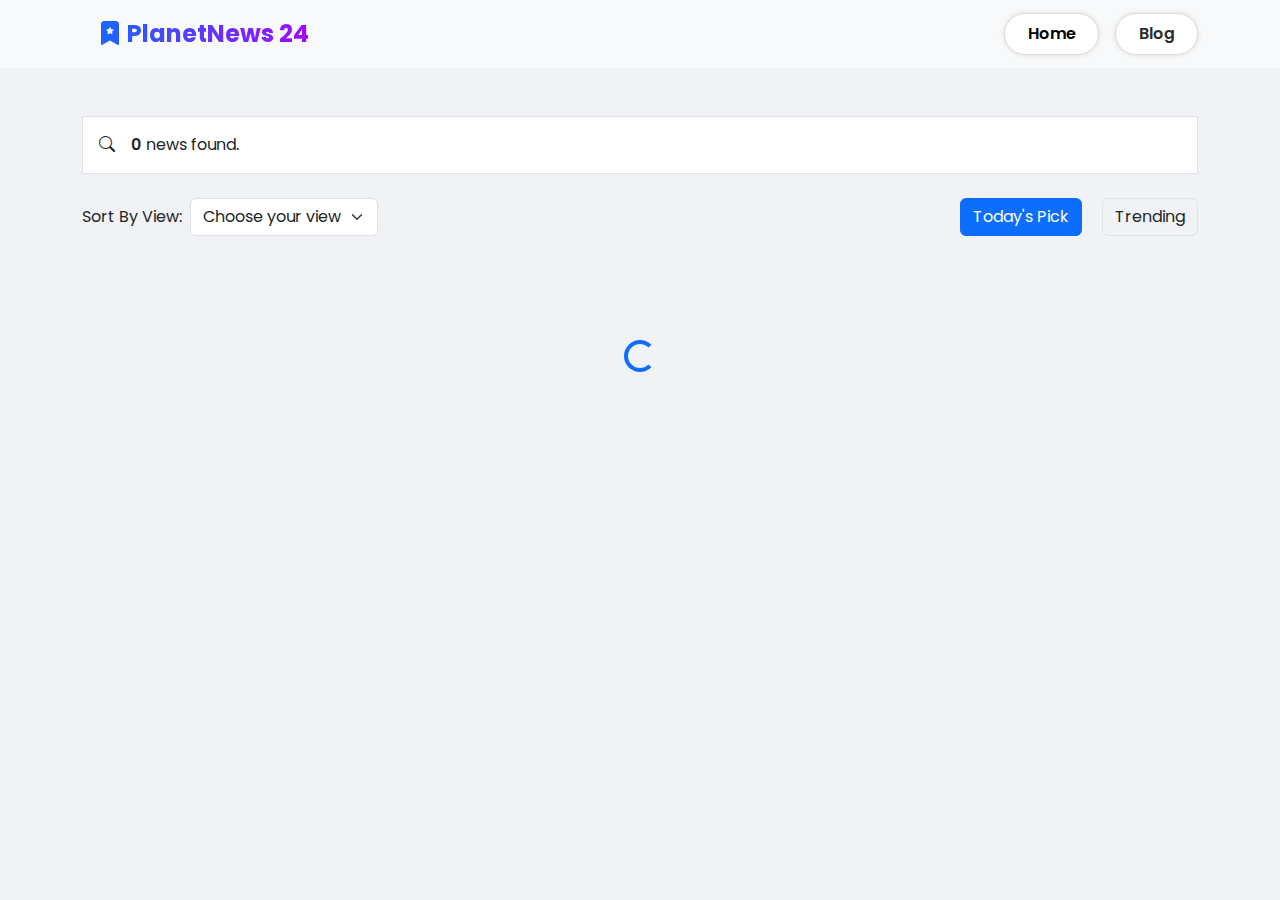
<file: index.html>
<!DOCTYPE html>
<html lang="en">

<head>
    <meta charset="UTF-8">
    <meta http-equiv="X-UA-Compatible" content="IE=edge">
    <meta name="viewport" content="width=device-width, initial-scale=1.0">
    <title>PlanetNews 24</title>
    <!-- Bootstrap -->
    <link rel="stylesheet" href="https://cdn.jsdelivr.net/npm/bootstrap@5.2.0/dist/css/bootstrap.min.css">
    <!-- Bootstrap icons -->
    <link rel="stylesheet" href="https://cdn.jsdelivr.net/npm/bootstrap-icons@1.9.1/font/bootstrap-icons.css">
    <!-- CSS -->
    <link rel="stylesheet" href="./css/style.css">
</head>

<body>


    <!-- Header -->
    <nav class="navbar navbar-expand-lg bg-light">
        <div class="container">

            <!-- Logo -->
            <a class="navbar-brand logo" href="./index.html">
                <i class="bi bi-bookmark-star-fill"></i>
                PlanetNews 24
            </a>


            <!-- Hamburger Menu -->
            <button class="navbar-toggler" type="button" data-bs-toggle="collapse"
                data-bs-target="#navbarSupportedContent" aria-controls="navbarSupportedContent" aria-expanded="false"
                aria-label="Toggle navigation">
                <span class="navbar-toggler-icon"></span>
            </button>



            <!-- Menu -->
            <div class="collapse navbar-collapse" id="navbarSupportedContent">
                
                <ul class="navbar-nav main-nav ms-auto mb-lg-0">

                    
                    <li class="nav-item me-3">
                        <a class="nav-link active" aria-current="page" href="#">Home</a>
                    </li>

                    <li class="nav-item">
                        <a class="nav-link" href="./pages/blog.html">Blog</a>
                    </li>

                </ul>
            </div>
        </div>
    </nav>

    <!-- Header end -->







    <!-- Navbar -->
    <section>
        <div class="container">
            <ul class="navbar-nav ms-auto mb-lg-0 cetegoriesMenu d-flex flex-row justify-content-between py-4 flex-wrap"
                id="menuBar">



            </ul>
        </div>
    </section>
    <!-- Navbar END -->




    <!-- items found for category -->
    <section>
        <div class="container">
            <p class="bg-white border p-3"><i class="bi bi-search me-3"></i><span class="fw-semibold" id="newsQuantity">0</span> news found.
                <span class="fw-semibold" id="categorieName"></span></p>
        </div>
    </section>
    <!-- items found for category end -->





    <!-- slected section -->
    <section>
        <div class="container">
            <div class="d-flex align-items-center justify-content-between py-4 viewSelectContain">
                <div class="d-flex align-items-center">

                    <span class="me-2">Sort By View:</span>
                    <select class="form-select viewSelect" aria-label="Default select example">
                        <option selected>Choose your view</option>
                        <option value="1">Default</option>
                        <option value="2">Column</option>
                        <option value="3">Row</option>
                    </select>

                </div>

                <div>
                    <button class="btn btn-primary me-3">Today's Pick</button>
                    <button class="btn btn-white border">Trending</button>
                </div>

            </div>
        </div>
    </section>
    <!-- slected section END -->





    <!-- News section -->
    <main>
        <div class="container py-5">
            <div class="allNewses" id="allNews">

                  
                  
                



            </div>


            <div id="firstSpinner" class="d-flex justify-content-center">
                <div class="spinner-border text-primary" role="status">
                  <span class="visually-hidden">Loading...</span>
                </div>
              </div>

            <div class="d-none" id="getNewsMessage">
                <h1 class="text-center"><i class="bi bi-plus-circle-dotted me-3"></i>Click on categorie for getting news!</h1>
            </div>
        </div>
    </main>
    <!-- News section END -->









    <!-- JavaScript -->
    <script src="./js/main.js"></script>
    <!-- Bootstrap JS -->
    <script src="https://cdn.jsdelivr.net/npm/bootstrap@5.2.0/dist/js/bootstrap.bundle.min.js"></script>
</body>

</html>
</file>
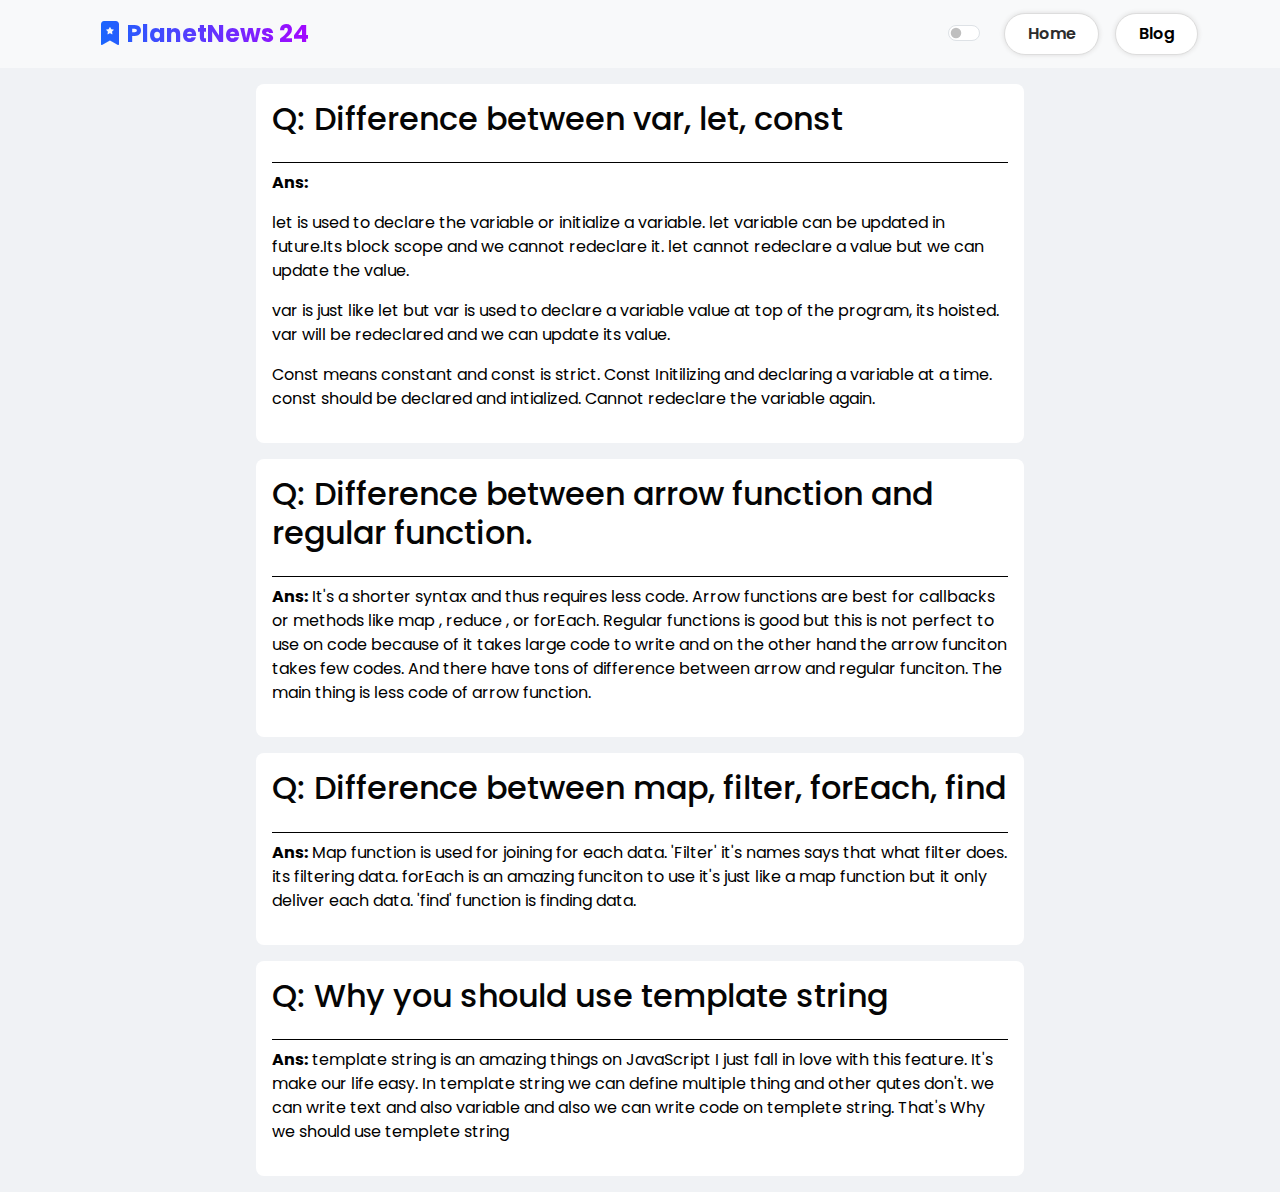
<file: pages/blog.html>
<!DOCTYPE html>
<html lang="en">
<head>
    <meta charset="UTF-8">
    <meta http-equiv="X-UA-Compatible" content="IE=edge">
    <meta name="viewport" content="width=device-width, initial-scale=1.0">
    <title>NewsPlanet 24 || Blog</title>
    <!-- Bootstrap -->
    <link rel="stylesheet" href="https://cdn.jsdelivr.net/npm/bootstrap@5.2.0/dist/css/bootstrap.min.css">
    <!-- Bootstrap icons -->
    <link rel="stylesheet" href="https://cdn.jsdelivr.net/npm/bootstrap-icons@1.9.1/font/bootstrap-icons.css">
    <!-- CSS -->
    <link rel="stylesheet" href="../css/blogStyle.css">
</head>
<body id="blogBody">

        <!-- Header -->
        <nav class="navbar navbar-expand-lg bg-light" id="blogNav">
            <div class="container">
    
                <!-- Logo -->
                <a class="navbar-brand logo" href="../index.html">
                    <i class="bi bi-bookmark-star-fill"></i>
                    PlanetNews 24
                </a>
    
    
                <!-- Hamburger Menu -->
                <button class="navbar-toggler" type="button" data-bs-toggle="collapse"
                    data-bs-target="#navbarSupportedContent" aria-controls="navbarSupportedContent" aria-expanded="false"
                    aria-label="Toggle navigation">
                    <span class="navbar-toggler-icon"></span>
                </button>
    
    
    
                <!-- Menu -->
                <div class="collapse navbar-collapse" id="navbarSupportedContent">
                    <ul class="navbar-nav ms-auto mb-lg-0 main-nav">

                        <li class="nav-item me-3 d-flex align-items-center">
                            <div id="dark-mode-switch" class="form-check form-switch">
                                <input class="form-check-input" type="checkbox" role="switch" id="flexSwitchCheckDefault">
                            </div>
                              
                        </li>

                        <li class="nav-item me-3">
                            <a class="nav-link" href="../index.html">Home</a>
                        </li>
    
                        <li class="nav-item">
                            <a class="nav-link active" aria-current="page" href="./blog.html">Blog</a>
                        </li>
    
                    </ul>
                </div>
            </div>
        </nav>
    
        <!-- Header end -->
    
    <main>
        <article>
            <!-- question 1 -->
            <div class="questionSection">
                <h2 class="question">Q: Difference between var, let, const</h2>
                <p>
                 
                   <strong>Ans:</strong><p> let is used to declare the variable or initialize a variable. let variable can be updated in future.Its block scope and we cannot redeclare it. let cannot redeclare a value but we can update the value.</p>
   
                   <p> var is just like let but var is used to declare a variable value at top of the program, its hoisted. var will be redeclared and we can update its value.</p>
    
                    <p>Const means constant and const is strict. Const Initilizing and declaring a variable at a time. const should be declared and intialized. Cannot redeclare the variable again.</p>
                </p>
            </div>



            <!-- question 2 -->
            <div class="questionSection">
                <h2 class="question">Q: Difference between arrow function and regular function.</h2>
                <p>
                    <strong>Ans:</strong> It's a shorter syntax and thus requires less code. Arrow functions are best for callbacks or methods like map , reduce , or forEach.
                    Regular functions is good but this is not perfect to use on code because of it takes large code to write and on the other hand the arrow funciton takes few codes. And there have tons of difference between arrow and regular funciton. The main thing is less code of arrow function.
                </p>
           
            
                
            </div>


            <!-- question 3 -->
            <div class="questionSection">
                <h2 class="question">Q: Difference between map, filter, forEach, find</h2>
                <p>
                    <strong>Ans:</strong> Map function is used for joining for each data. 'Filter' it's names says that what filter does. its filtering data. forEach is an amazing funciton to use it's just like a map function but it only deliver each data. 'find' function is finding data.
                    
                </p>
        
            </div>

            <!-- question 4 -->
            <div class="questionSection">
                <h2 class="question">Q: Why you should use template string</h2>
                <p><strong>Ans:</strong> template string is an amazing things on JavaScript I just fall in love with this feature. It's make our life easy. In template string we can define multiple thing and other qutes don't. we can write text and also variable and also we can write code on templete string. That's Why we should use templete string</p>
            </div>

        </article>
    </main>


    <!-- JavaScript -->
    <script src="../js/main.js"></script>
    <!-- Bootstrap JS -->
    <script src="https://cdn.jsdelivr.net/npm/bootstrap@5.2.0/dist/js/bootstrap.bundle.min.js"></script>
</body>
</html>
</file>
<file: css/style.css>
/*  font-family: 'Poppins', sans-serif; */
@import url('https://fonts.googleapis.com/css2?family=Poppins:wght@400;600;700;900&display=swap');

body {
    background-color: #f0f2f5;
    font-family: 'Poppins', sans-serif;
}

p {
    margin: 0 !important;
}

.newsImg img {
    width: 250px;
    height: 300px;
    object-fit: cover;
    border-radius: .5em;
}
.main-nav a {
    background: white;
    color: #2c2c2c;
    padding: 0.5rem 1.4rem !important;
    border-radius: 75.5em;
    font-weight: 600;
    border: 1px solid #ddd;
    box-shadow: 0 0 5px #dcdcdc;
}

.nav-newsLink {  
    background: white;
    color: #2c2c2c;
    padding: .5rem 1.4rem;
    border-radius: 2.5em;
    font-weight: 600;
    border: 1px solid #ddd;
    box-shadow: 0 0 5px #dcdcdc; 
}
.logo {

    background-color: #ff8177;
    background-image: linear-gradient(90deg,#0d6efd 0%, #ae00ff 100%);
    background-size: 100%;
    -webkit-background-clip: text;
    -moz-background-clip: text;
    -webkit-text-fill-color: transparent;
    -moz-text-fill-color: transparent;

    font-weight: bolder;
    font-size: 1.5rem;
    /* background: linear-gradient(45deg, #0d6efd, #4dc6ff); */
    color: #fff;
    padding: 0.5rem 1rem;
}
.nav-newsLink:hover,.modalBtn:hover,.main-nav a:hover {
    box-shadow: none;  
}
.modalBtn button {
    background: #2a2a2a;
    color: #ffffff;
    padding: 0.5rem 1.4rem;
    border-radius: 0.5em;
    font-weight: 600;
    border: 1px solid #ddd;
    box-shadow: 0 0 5px #dcdcdc;
}
.allNewses {
    /* background: #cacaca; */
    padding: 1rem;
    border-radius: 0.5em;
}

.cetegoriesMenu {
    display: flex;
}

.viewSelect {
    width: max-content;
}

.author-img {
    width: 40px;
    border-radius: 100%;
}

.newses {
    background: #ffffff;
    padding: 1rem;
    border-radius: 0.5em;
    margin: 1rem 0;
    box-shadow: 0 0 10px #d1d1d1;
}

.news-details {
    overflow: hidden;
    text-overflow: ellipsis;
    display: -webkit-box;
    -webkit-line-clamp: 3;
    -webkit-box-orient: vertical;
}

@media screen and (max-width: 767px) {
    .newses {
        flex-direction: column;
    }

    .newsDetails {
        padding: 1rem !important;
    }

    .newses {
        padding: 0;
    }

    .authorAndView {
        flex-direction: column;
        align-items: flex-start !important;
        padding: 1.5rem 0;
        gap: 0.8rem;
    }

    .newsImg {
        text-align: center;
        padding-top: 2rem;
    }

    /* .modalBtn {
        display: block;
        padding: 1rem 0;
    }
    .modalBtn button {
        position: absolute;
        width: 75%;
    } */

    .viewSelectContain {
        flex-direction: column;
    }

    .viewSelectContain>div {
        padding: .6rem 0;
    }
    .nav-newsItem {
        flex-grow: 1;
        text-align: center;
    }
}
</file>
<file: css/blogStyle.css>
/*  font-family: 'Poppins', sans-serif; */
@import url('https://fonts.googleapis.com/css2?family=Poppins:wght@400;600;700;900&display=swap');


body {
    background-color: #f0f2f5;
    color: #000000;
    font-family: 'Poppins', sans-serif;

}
.bodyDesign {
    background: #18191a;
}
.questionDesign {
    background: #242526;
    color: #fff;
}
.questionTitle {
    color: #cecece;
}
.blogNav {
    background-color: rgb(33,37,41) !important;
}

.blogNavLink {
    color: #fff;
}
.main-nav a {
    background: white;
    color: #2c2c2c;
    padding: 0.5rem 1.4rem !important;
    border-radius: 75.5em;
    font-weight: 600;
    border: 1px solid #ddd;
    box-shadow: 0 0 5px #dcdcdc;
}

article>div {
    background-color: #fff;
    width: 60%;
    margin: 1rem auto;
    padding: 1rem;
    border-radius: .5em;
}

h2 {
    color: #050505;
    border-bottom: 1px solid #000000;
    padding-bottom: 1.5rem;
}
.logo {

    background-color: #ff8177;
    background-image: linear-gradient(90deg,#0d6efd 0%, #ae00ff 100%);
    background-size: 100%;
    -webkit-background-clip: text;
    -moz-background-clip: text;
    -webkit-text-fill-color: transparent;
    -moz-text-fill-color: transparent;

    font-weight: bolder;
    font-size: 1.5rem;
    /* background: linear-gradient(45deg, #0d6efd, #4dc6ff); */
    color: #fff;
    padding: 0.5rem 1rem;
}
@media screen and (max-width: 767px) {
    article>div {
        width: 90%;
    }
}
</file>
